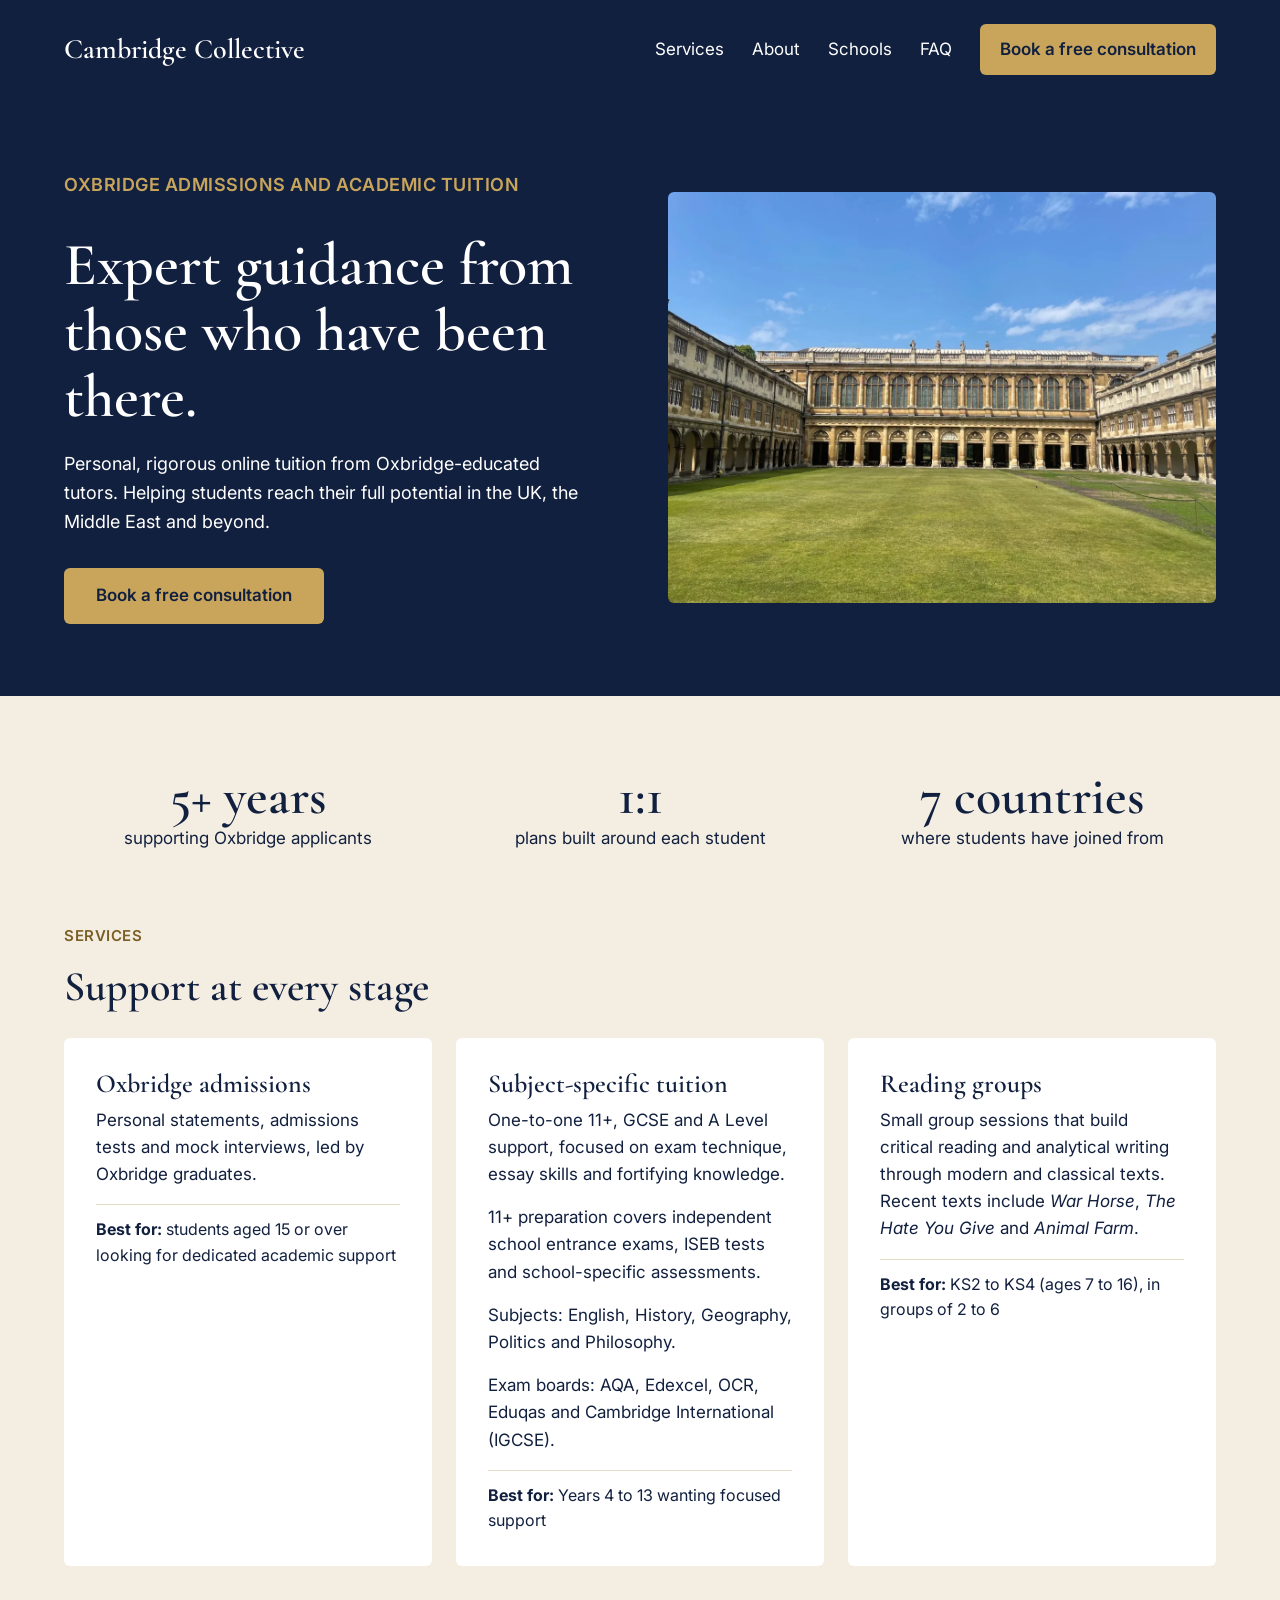
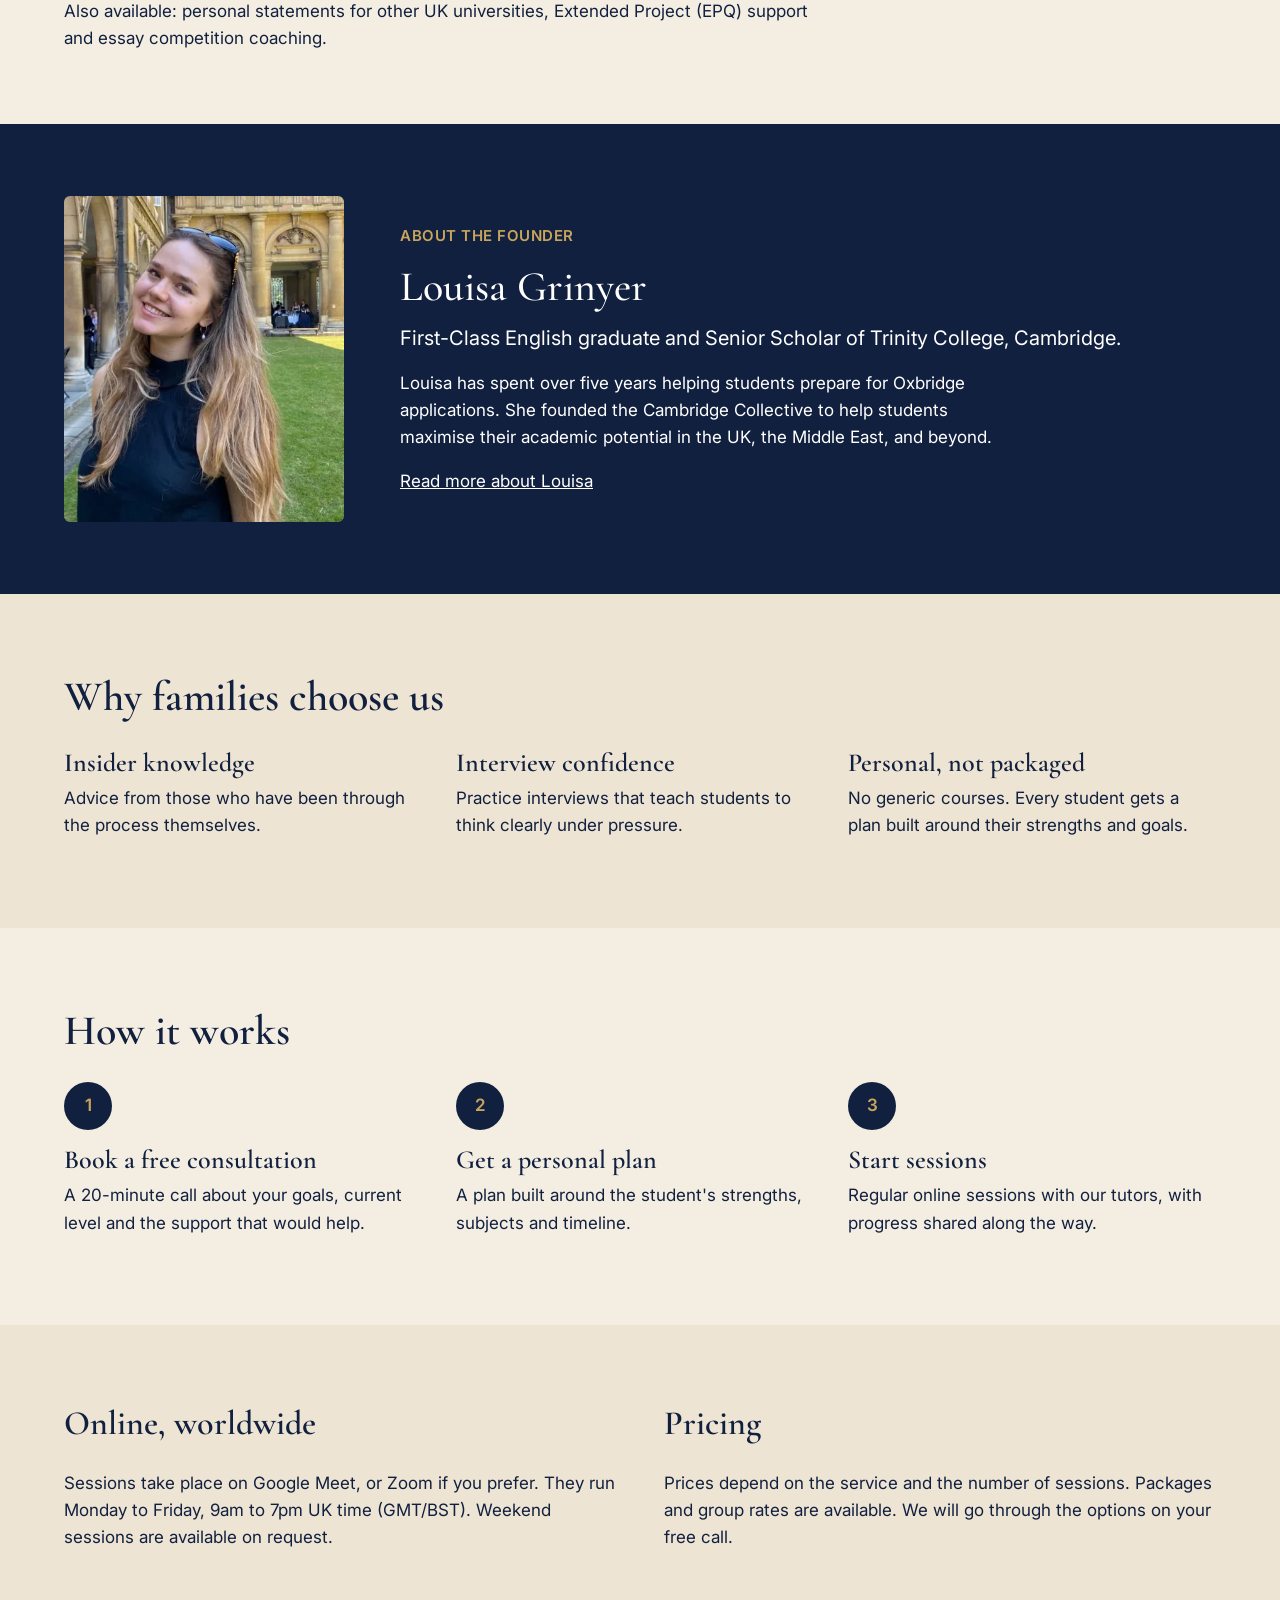
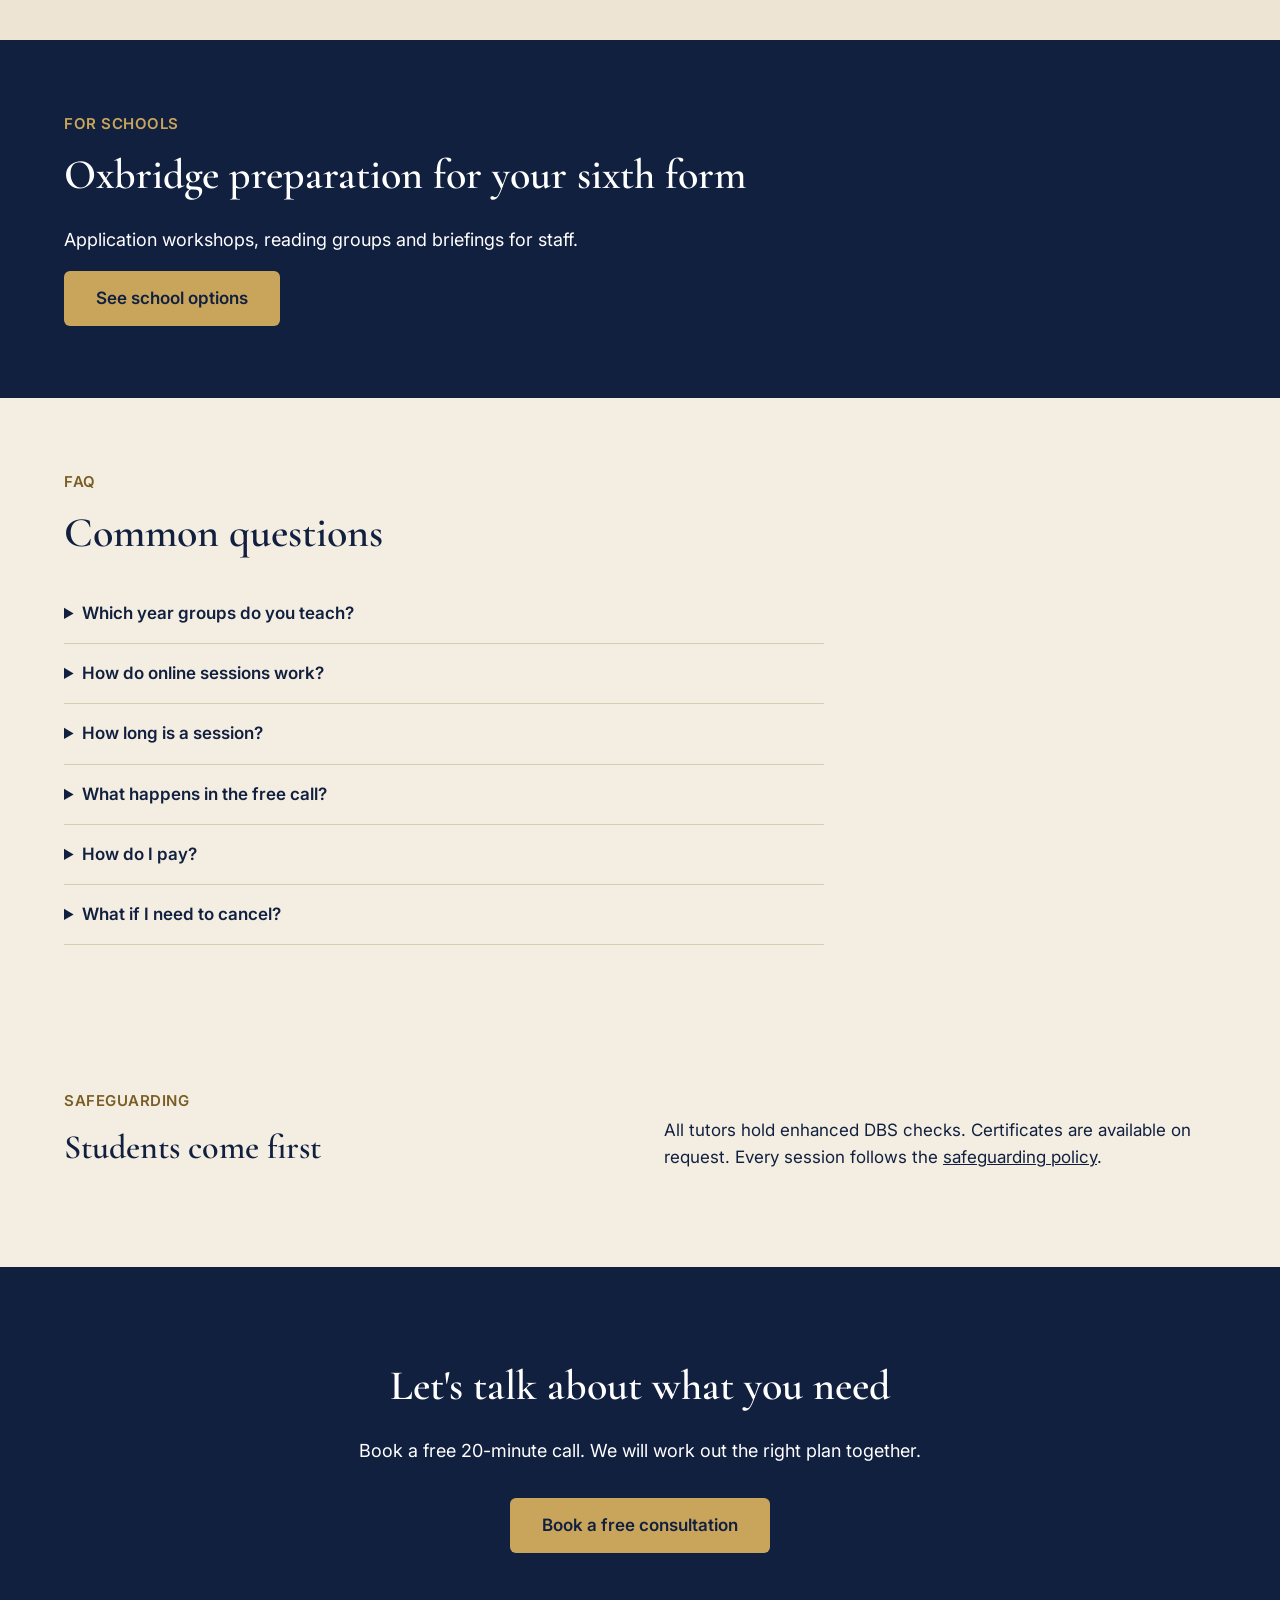
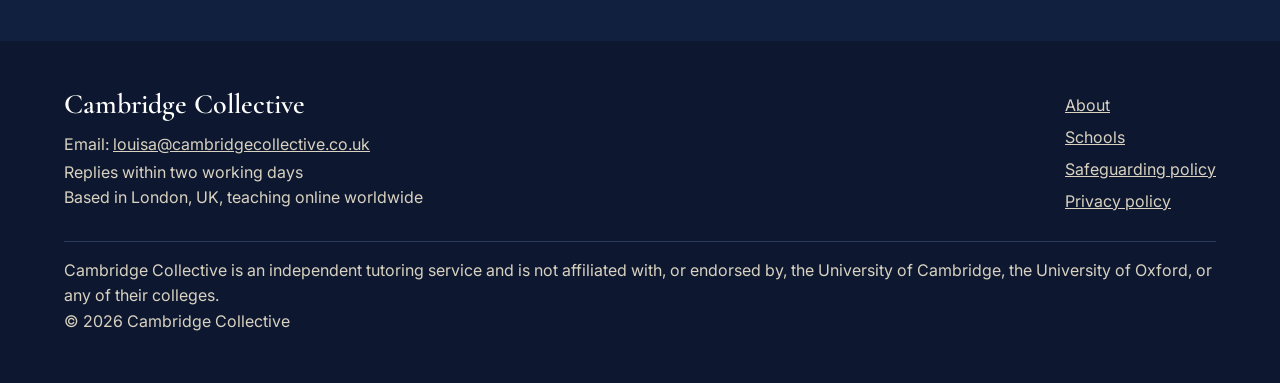
<file: index.html>
<!doctype html>
<html lang="en-GB">
<head>
  <meta charset="utf-8">
  <meta name="viewport" content="width=device-width, initial-scale=1">
  <title>Cambridge Collective | Oxbridge Admissions and English and History Tuition</title>
  <meta name="description" content="Online Oxbridge admissions support and English and History tuition from Oxbridge-educated tutors. Book a free 20-minute consultation.">
  <link rel="canonical" href="https://sportshealing.github.io/Cambridge-Collective-/">
  <meta property="og:title" content="Cambridge Collective | Oxbridge Admissions and English and History Tuition">
  <meta property="og:description" content="Online Oxbridge admissions support and English and History tuition from Oxbridge-educated tutors. Book a free 20-minute consultation.">
  <meta property="og:type" content="website">
  <meta property="og:url" content="https://sportshealing.github.io/Cambridge-Collective-/">
  <meta property="og:locale" content="en_GB">
  <link rel="preconnect" href="https://fonts.googleapis.com">
  <link rel="preconnect" href="https://fonts.gstatic.com" crossorigin>
  <link rel="stylesheet" href="https://fonts.googleapis.com/css2?family=Cormorant+Garamond:wght@500;600&family=Inter:wght@400;500;600&display=swap">
  <link rel="stylesheet" href="assets/styles.css">
  <script type="application/ld+json">
  {
    "@context": "https://schema.org",
    "@type": "ProfessionalService",
    "name": "Cambridge Collective",
    "url": "https://sportshealing.github.io/Cambridge-Collective-/",
    "email": "louisa@cambridgecollective.co.uk",
    "description": "Online Oxbridge admissions support and English and History tuition from Oxbridge-educated tutors.",
    "founder": {
      "@type": "Person",
      "name": "Louisa Grinyer",
      "alumniOf": "Trinity College, Cambridge"
    },
    "address": {
      "@type": "PostalAddress",
      "addressLocality": "London",
      "addressCountry": "GB"
    },
    "areaServed": "Worldwide",
    "knowsAbout": ["Oxbridge admissions", "English tuition", "History tuition"]
  }
  </script>
</head>
<body>
  <a class="skip" href="#main">Skip to content</a>
  <header class="dark">
    <a class="logo" href="index.html">Cambridge Collective</a>
    <button class="menu-btn" aria-expanded="false" aria-controls="nav">Menu</button>
    <nav class="nav" id="nav" aria-label="Main">
      <a href="index.html#services">Services</a>
      <a href="about.html">About</a>
      <a href="schools.html">Schools</a>
      <a href="index.html#faq">FAQ</a>
      <a class="btn" href="https://calendly.com/louisa-cambridgecollective/30min">Book a free consultation</a>
    </nav>
  </header>
  <main id="main">
    <section class="dark hero">
      <div>
        <p class="eyebrow">Oxbridge admissions and academic tuition</p>
        <h1>Expert guidance from those who have been there.</h1>
        <p>Personal, rigorous online tuition from Oxbridge-educated tutors. Helping students reach their full potential in the UK, the Middle East and beyond.</p>
        <a class="btn" href="https://calendly.com/louisa-cambridgecollective/30min">Book a free consultation</a>
      </div>
      <img src="assets/img/college-courtyard.webp" alt="A college courtyard in Cambridge on a sunny day" width="1200" height="900" fetchpriority="high">
    </section>

    <section class="stats">
      <div class="grid3">
        <div><b>5+ years</b>supporting Oxbridge applicants</div>
        <div><b>1:1</b>plans built around each student</div>
        <div><b>7 countries</b>where students have joined from</div>
      </div>
    </section>

    <section id="services" class="tight">
      <p class="eyebrow">Services</p>
      <h2>Support at every stage</h2>
      <div class="grid3">
        <div class="card">
          <h3>Oxbridge admissions</h3>
          <p>Personal statements, admissions tests and mock interviews, led by Oxbridge graduates.</p>
          <div class="best"><b>Best for:</b> students aged 15 or over looking for dedicated academic support</div>
        </div>
        <div class="card">
          <h3>Subject-specific tuition</h3>
          <p>One-to-one 11+, GCSE and A Level support, focused on exam technique, essay skills and fortifying knowledge.</p>
          <p>11+ preparation covers independent school entrance exams, ISEB tests and school-specific assessments.</p>
          <p>Subjects: English, History, Geography, Politics and Philosophy.</p>
          <p>Exam boards: AQA, Edexcel, OCR, Eduqas and Cambridge International (IGCSE).</p>
          <div class="best"><b>Best for:</b> Years 4 to 13 wanting focused support</div>
        </div>
        <div class="card">
          <h3>Reading groups</h3>
          <p>Small group sessions that build critical reading and analytical writing through modern and classical texts. Recent texts include <i>War Horse</i>, <i>The Hate You Give</i> and <i>Animal Farm</i>.</p>
          <div class="best"><b>Best for:</b> KS2 to KS4 (ages 7 to 16), in groups of 2 to 6</div>
        </div>
      </div>
      <p class="also">Also available: personal statements for other UK universities, Extended Project (EPQ) support and essay competition coaching.</p>
    </section>

    <section class="dark founder">
      <img src="assets/img/louisa-grinyer.webp" alt="Louisa Grinyer, founder of Cambridge Collective" width="395" height="460" loading="lazy">
      <div>
        <p class="eyebrow">About the founder</p>
        <h2>Louisa Grinyer</h2>
        <p class="lead">First-Class English graduate and Senior Scholar of Trinity College, Cambridge.</p>
        <p class="measure">Louisa has spent over five years helping students prepare for Oxbridge applications. She founded the Cambridge Collective to help students maximise their academic potential in the UK, the Middle East, and beyond.</p>
        <a href="about.html">Read more about Louisa</a>
      </div>
    </section>

    <section class="alt">
      <h2>Why families choose us</h2>
      <div class="grid3">
        <div>
          <h3>Insider knowledge</h3>
          <p>Advice from those who have been through the process themselves.</p>
        </div>
        <div>
          <h3>Interview confidence</h3>
          <p>Practice interviews that teach students to think clearly under pressure.</p>
        </div>
        <div>
          <h3>Personal, not packaged</h3>
          <p>No generic courses. Every student gets a plan built around their strengths and goals.</p>
        </div>
      </div>
    </section>

    <section>
      <h2>How it works</h2>
      <div class="grid3">
        <div>
          <div class="step" aria-hidden="true">1</div>
          <h3>Book a free consultation</h3>
          <p>A 20-minute call about your goals, current level and the support that would help.</p>
        </div>
        <div>
          <div class="step" aria-hidden="true">2</div>
          <h3>Get a personal plan</h3>
          <p>A plan built around the student's strengths, subjects and timeline.</p>
        </div>
        <div>
          <div class="step" aria-hidden="true">3</div>
          <h3>Start sessions</h3>
          <p>Regular online sessions with our tutors, with progress shared along the way.</p>
        </div>
      </div>
    </section>

    <section class="alt two">
      <div>
        <h2>Online, worldwide</h2>
        <p>Sessions take place on Google Meet, or Zoom if you prefer. They run Monday to Friday, 9am to 7pm UK time (GMT/BST). Weekend sessions are available on request.</p>
      </div>
      <div>
        <h2>Pricing</h2>
        <p>Prices depend on the service and the number of sessions. Packages and group rates are available. We will go through the options on your free call.</p>
      </div>
    </section>

    <section id="schools" class="dark">
      <p class="eyebrow">For schools</p>
      <h2>Oxbridge preparation for your sixth form</h2>
      <p class="intro">Application workshops, reading groups and briefings for staff.</p>
      <a class="btn" href="schools.html">See school options</a>
    </section>

    <section id="faq" class="faq">
      <p class="eyebrow">FAQ</p>
      <h2>Common questions</h2>
      <details>
        <summary>Which year groups do you teach?</summary>
        <p>Years 4 to 13. Oxbridge preparation is for students aged 15 and over.</p>
      </details>
      <details>
        <summary>How do online sessions work?</summary>
        <p>You join a video call from a laptop or tablet. A quiet space works best.</p>
      </details>
      <details>
        <summary>How long is a session?</summary>
        <p>60 or 90 minutes, depending on preference.</p>
      </details>
      <details>
        <summary>What happens in the free call?</summary>
        <p>We talk for 20 minutes about goals, current level and timing. There is no obligation to book.</p>
      </details>
      <details>
        <summary>How do I pay?</summary>
        <p>Sessions are invoiced monthly and paid by bank transfer. Packages are paid upfront. Email <a href="mailto:louisa@cambridgecollective.co.uk">louisa@cambridgecollective.co.uk</a> with any questions.</p>
      </details>
      <details>
        <summary>What if I need to cancel?</summary>
        <p>There is a 24-hour cancellation policy. Late cancellations may be charged in full. Email <a href="mailto:louisa@cambridgecollective.co.uk">louisa@cambridgecollective.co.uk</a> if you need to cancel.</p>
      </details>
    </section>

    <section class="two">
      <div>
        <p class="eyebrow">Safeguarding</p>
        <h2>Students come first</h2>
      </div>
      <p class="pad">All tutors hold enhanced DBS checks. Certificates are available on request. Every session follows the <a href="safeguarding.html">safeguarding policy</a>.</p>
    </section>

    <section class="dark cta">
      <h2>Let's talk about what you need</h2>
      <p>Book a free 20-minute call. We will work out the right plan together.</p>
      <a class="btn" href="https://calendly.com/louisa-cambridgecollective/30min">Book a free consultation</a>
    </section>
  </main>
  <footer>
    <div class="fgrid">
      <div>
        <span class="logo">Cambridge Collective</span>
        Email: <a href="mailto:louisa@cambridgecollective.co.uk">louisa@cambridgecollective.co.uk</a><br>
        Replies within two working days<br>
        Based in London, UK, teaching online worldwide
      </div>
      <div>
        <a href="about.html">About</a><br>
        <a href="schools.html">Schools</a><br>
        <a href="safeguarding.html">Safeguarding policy</a><br>
        <a href="privacy.html">Privacy policy</a>
      </div>
    </div>
    <div class="legal">Cambridge Collective is an independent tutoring service and is not affiliated with, or endorsed by, the University of Cambridge, the University of Oxford, or any of their colleges.<br>&copy; 2026 Cambridge Collective</div>
  </footer>
  <script src="assets/js/main.js" defer></script>
</body>
</html>
</file>
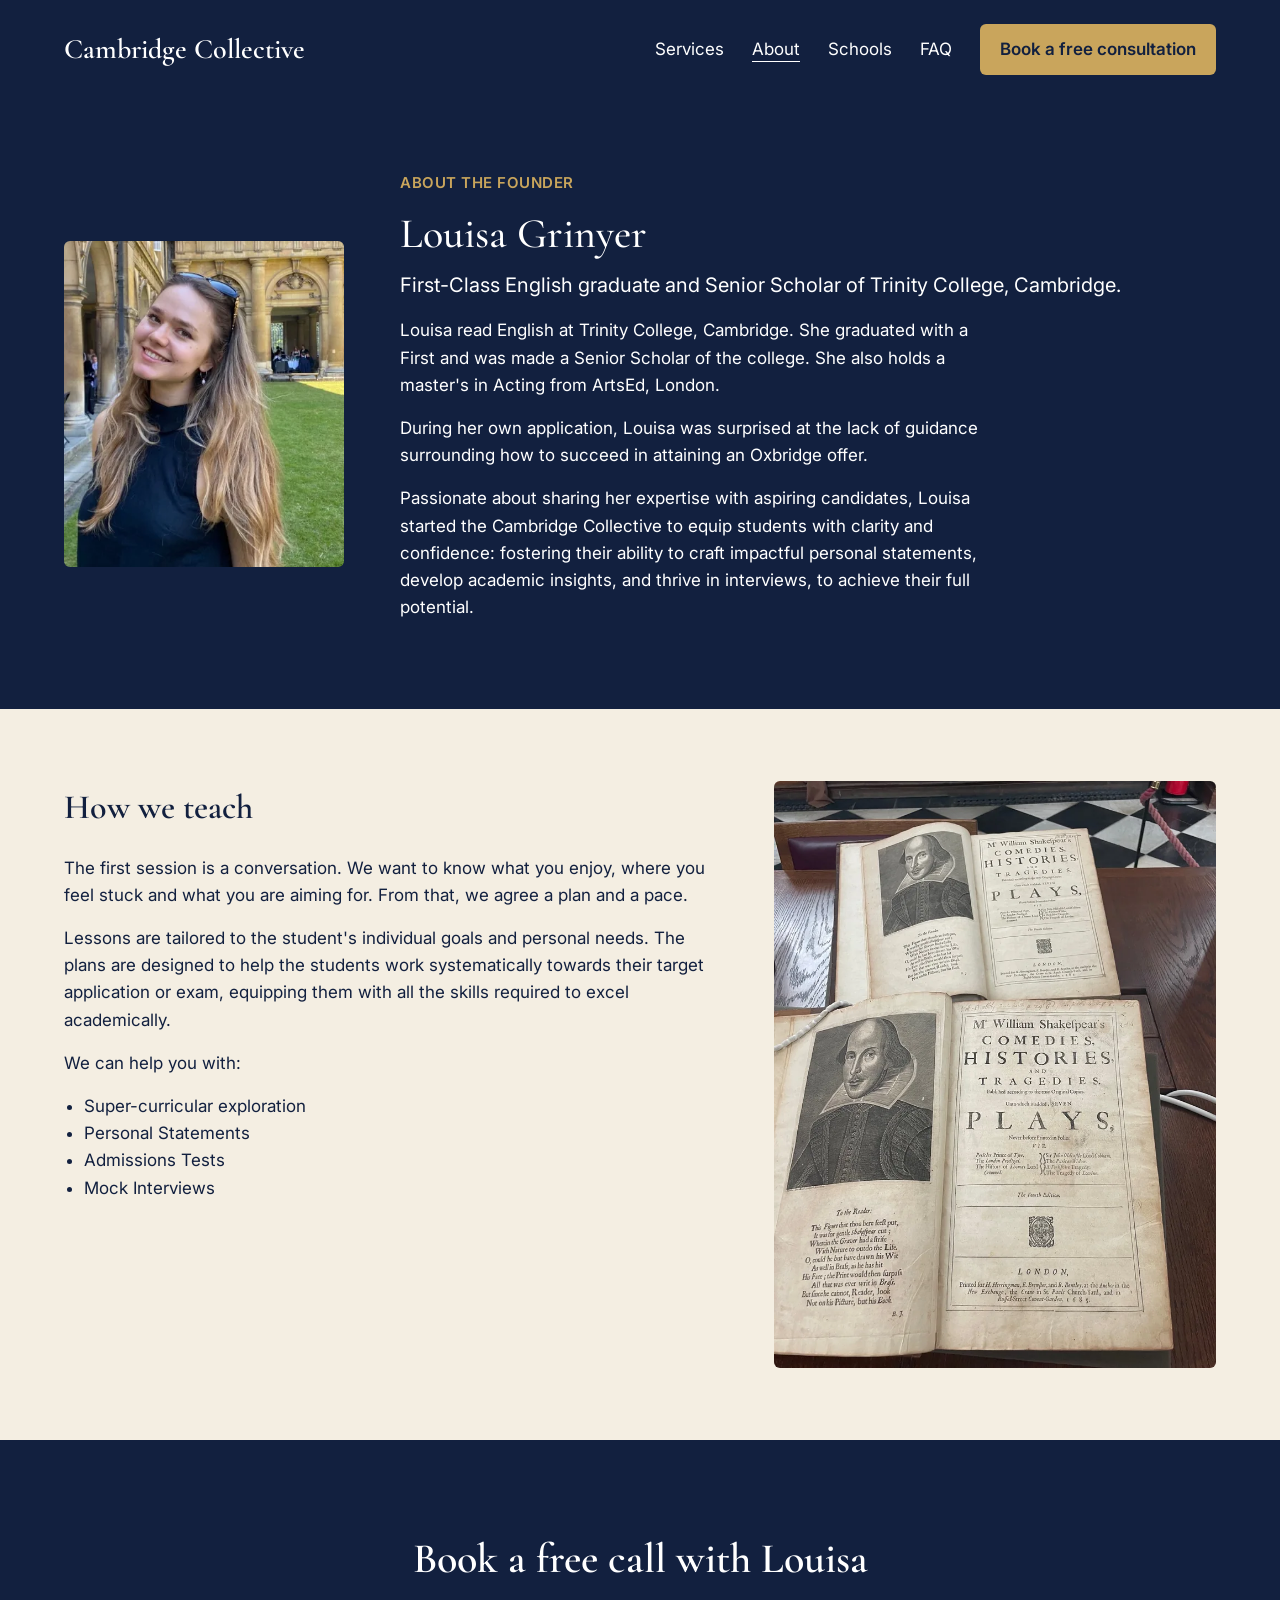
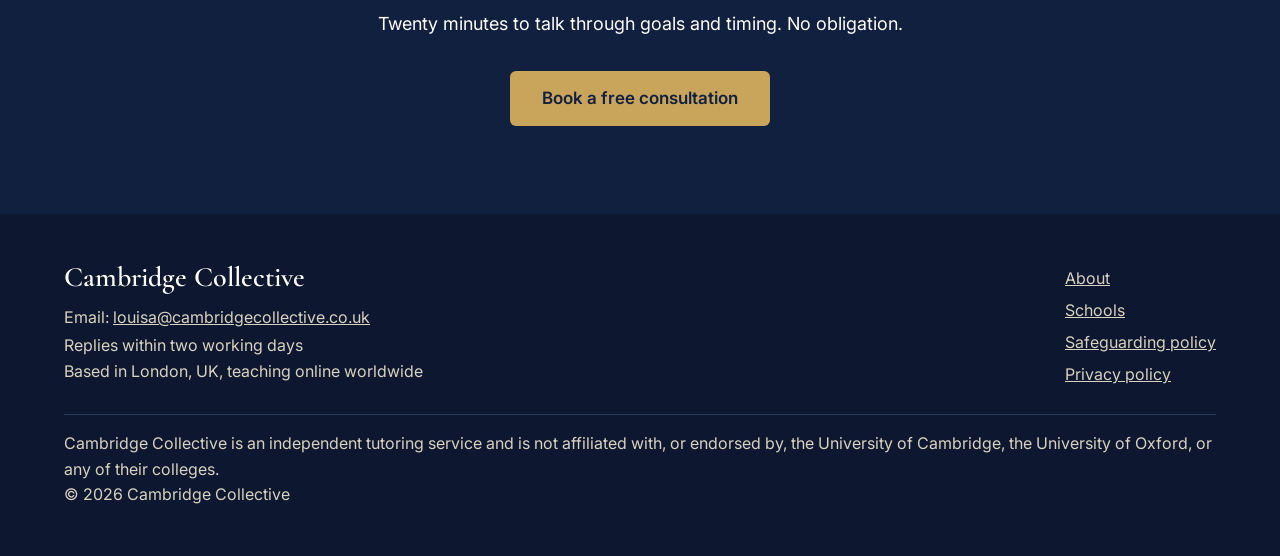
<file: about.html>
<!doctype html>
<html lang="en-GB">
<head>
  <meta charset="utf-8">
  <meta name="viewport" content="width=device-width, initial-scale=1">
  <title>About Louisa Grinyer | Cambridge Collective</title>
  <meta name="description" content="Louisa Grinyer is a First-Class English graduate and Senior Scholar of Trinity College, Cambridge. She tutors English and History and supports Oxbridge applicants online.">
  <link rel="canonical" href="https://sportshealing.github.io/Cambridge-Collective-/about.html">
  <meta property="og:title" content="About Louisa Grinyer | Cambridge Collective">
  <meta property="og:description" content="Louisa Grinyer is a First-Class English graduate and Senior Scholar of Trinity College, Cambridge. She tutors English and History and supports Oxbridge applicants online.">
  <meta property="og:type" content="profile">
  <meta property="og:url" content="https://sportshealing.github.io/Cambridge-Collective-/about.html">
  <meta property="og:locale" content="en_GB">
  <link rel="preconnect" href="https://fonts.googleapis.com">
  <link rel="preconnect" href="https://fonts.gstatic.com" crossorigin>
  <link rel="stylesheet" href="https://fonts.googleapis.com/css2?family=Cormorant+Garamond:wght@500;600&family=Inter:wght@400;500;600&display=swap">
  <link rel="stylesheet" href="assets/styles.css">
</head>
<body>
  <a class="skip" href="#main">Skip to content</a>
  <header class="dark">
    <a class="logo" href="index.html">Cambridge Collective</a>
    <button class="menu-btn" aria-expanded="false" aria-controls="nav">Menu</button>
    <nav class="nav" id="nav" aria-label="Main">
      <a href="index.html#services">Services</a>
      <a href="about.html" aria-current="page">About</a>
      <a href="schools.html">Schools</a>
      <a href="index.html#faq">FAQ</a>
      <a class="btn" href="https://calendly.com/louisa-cambridgecollective/30min">Book a free consultation</a>
    </nav>
  </header>
  <main id="main">
    <section class="dark founder">
      <img src="assets/img/louisa-grinyer.webp" alt="Louisa Grinyer, founder of Cambridge Collective" width="395" height="460" fetchpriority="high">
      <div>
        <p class="eyebrow">About the founder</p>
        <h1 class="h2">Louisa Grinyer</h1>
        <p class="lead">First-Class English graduate and Senior Scholar of Trinity College, Cambridge.</p>
        <p class="measure">Louisa read English at Trinity College, Cambridge. She graduated with a First and was made a Senior Scholar of the college. She also holds a master's in Acting from ArtsEd, London.</p>
        <p class="measure">During her own application, Louisa was surprised at the lack of guidance surrounding how to succeed in attaining an Oxbridge offer.</p>
        <p class="measure">Passionate about sharing her expertise with aspiring candidates, Louisa started the Cambridge Collective to equip students with clarity and confidence: fostering their ability to craft impactful personal statements, develop academic insights, and thrive in interviews, to achieve their full potential.</p>
      </div>
    </section>

    <section class="two teach">
      <div>
      <h2>How we teach</h2>
      <p class="measure">The first session is a conversation. We want to know what you enjoy, where you feel stuck and what you are aiming for. From that, we agree a plan and a pace.</p>
      <p class="measure">Lessons are tailored to the student's individual goals and personal needs. The plans are designed to help the students work systematically towards their target application or exam, equipping them with all the skills required to excel academically.</p>
      <p class="measure">We can help you with:</p>
      <ul class="list">
        <li>Super-curricular exploration</li>
        <li>Personal Statements</li>
        <li>Admissions Tests</li>
        <li>Mock Interviews</li>
      </ul>
      </div>
      <img src="assets/img/shakespeare-folio.webp" alt="An early printed edition of Shakespeare's plays, open on a library table" width="800" height="1063" loading="lazy">
    </section>

    <section class="dark cta">
      <h2>Book a free call with Louisa</h2>
      <p>Twenty minutes to talk through goals and timing. No obligation.</p>
      <a class="btn" href="https://calendly.com/louisa-cambridgecollective/30min">Book a free consultation</a>
    </section>
  </main>
  <footer>
    <div class="fgrid">
      <div>
        <span class="logo">Cambridge Collective</span>
        Email: <a href="mailto:louisa@cambridgecollective.co.uk">louisa@cambridgecollective.co.uk</a><br>
        Replies within two working days<br>
        Based in London, UK, teaching online worldwide
      </div>
      <div>
        <a href="about.html">About</a><br>
        <a href="schools.html">Schools</a><br>
        <a href="safeguarding.html">Safeguarding policy</a><br>
        <a href="privacy.html">Privacy policy</a>
      </div>
    </div>
    <div class="legal">Cambridge Collective is an independent tutoring service and is not affiliated with, or endorsed by, the University of Cambridge, the University of Oxford, or any of their colleges.<br>&copy; 2026 Cambridge Collective</div>
  </footer>
  <script src="assets/js/main.js" defer></script>
</body>
</html>
</file>
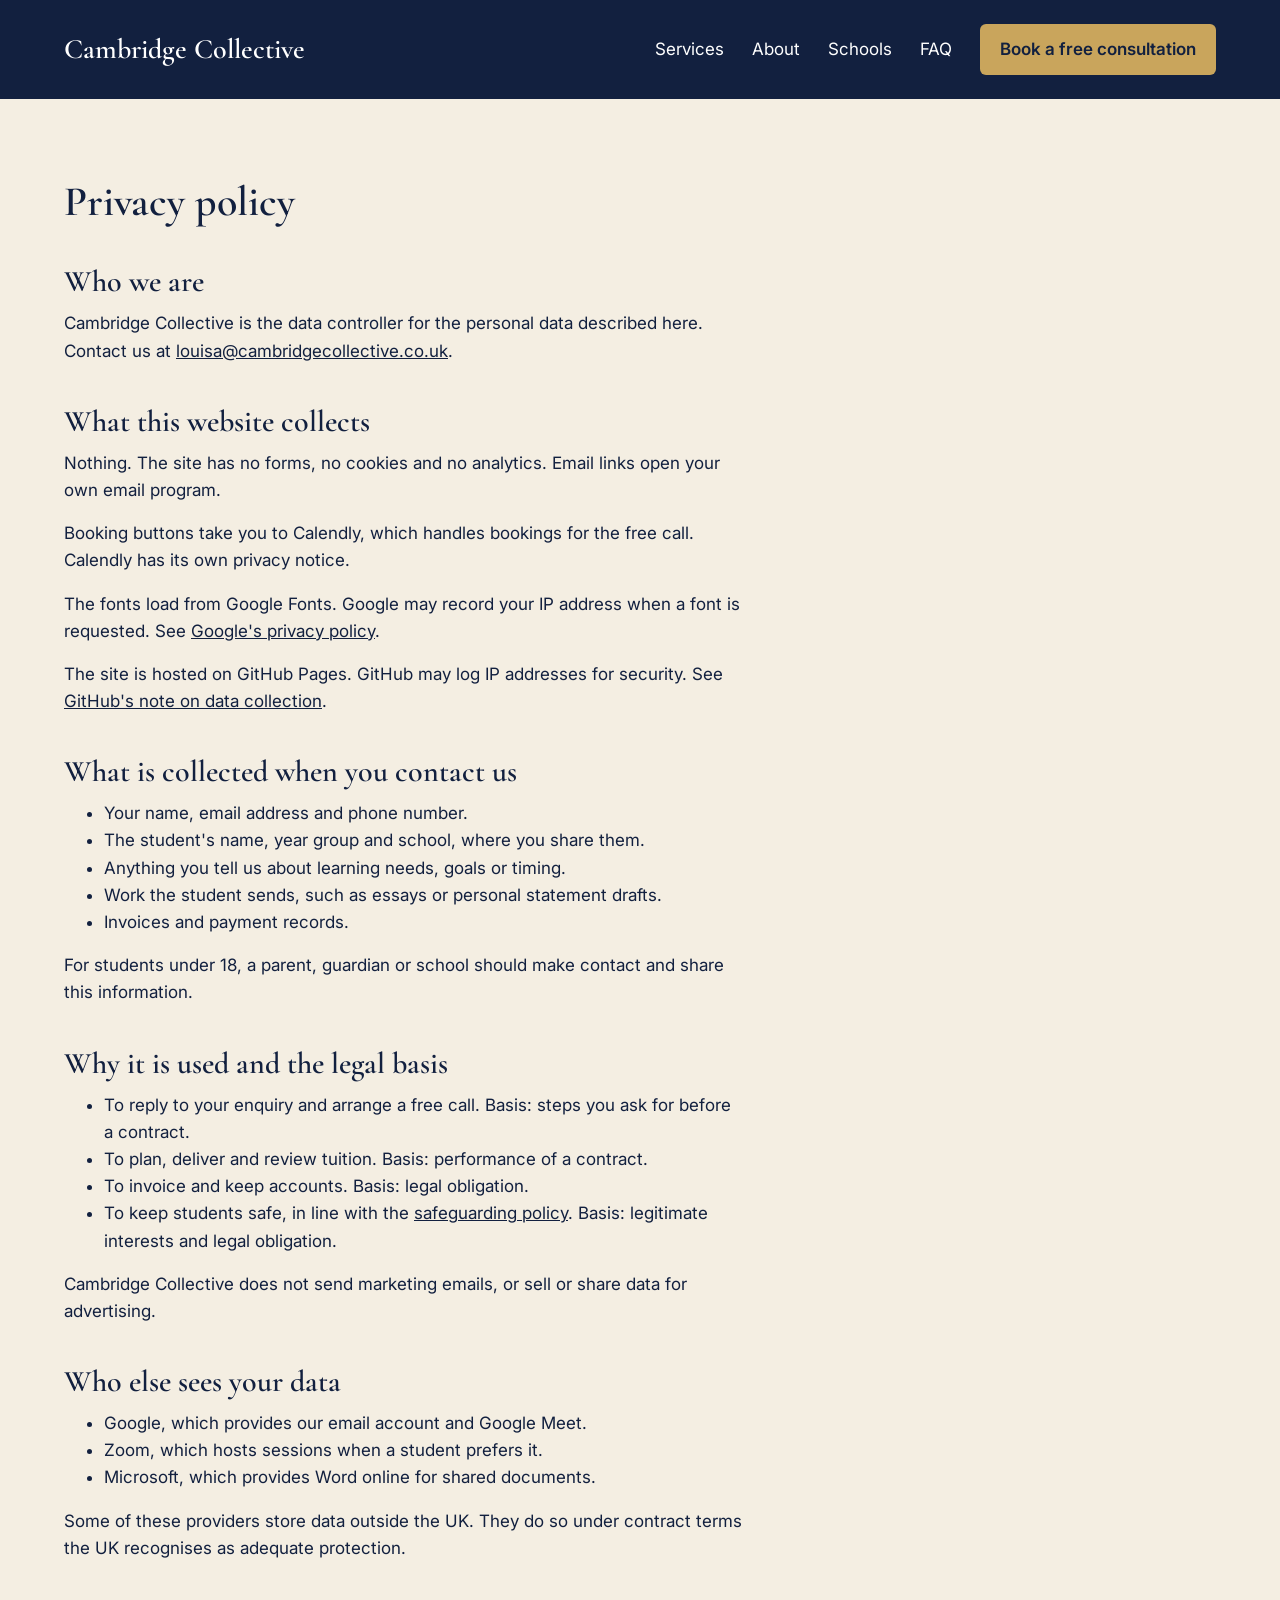
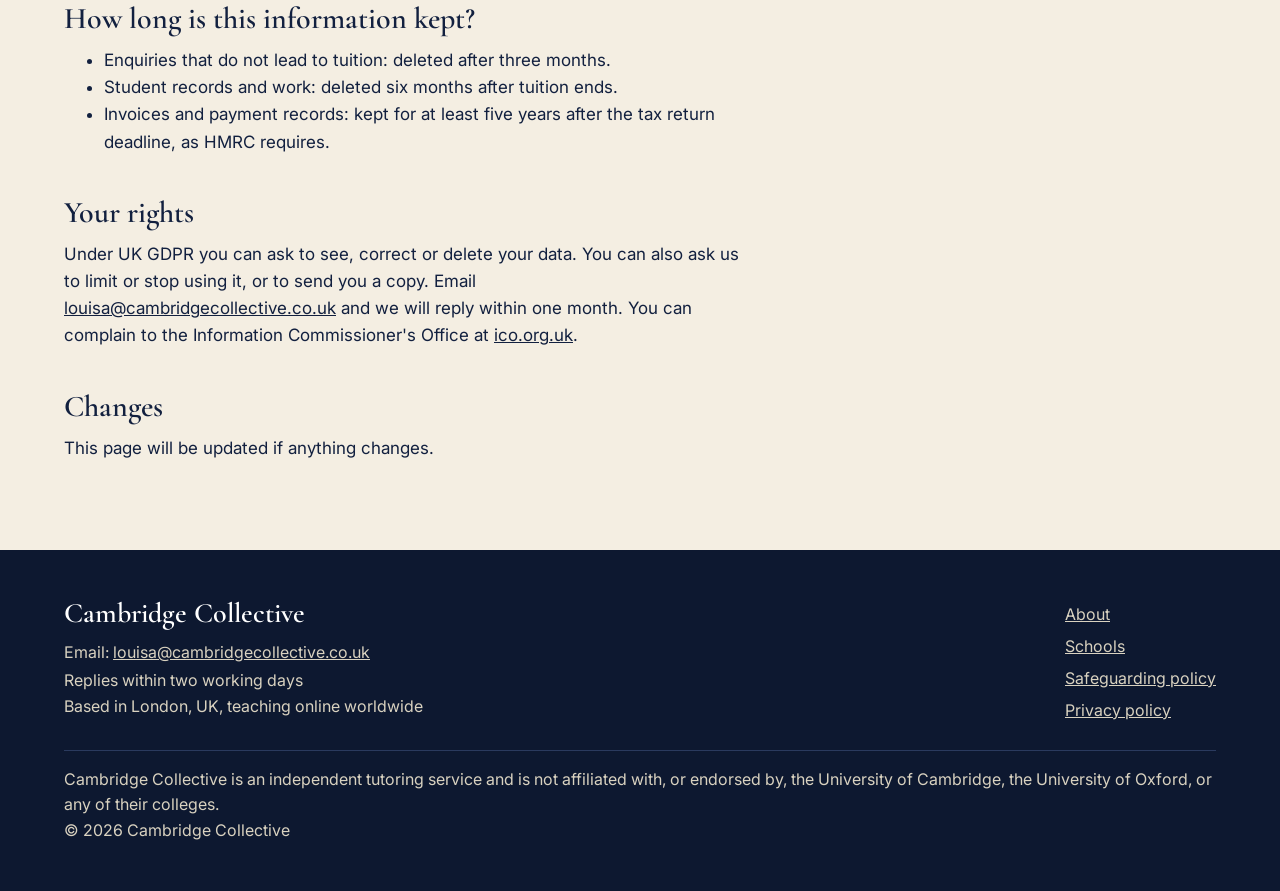
<file: privacy.html>
<!doctype html>
<html lang="en-GB">
<head>
  <meta charset="utf-8">
  <meta name="viewport" content="width=device-width, initial-scale=1">
  <title>Privacy policy | Cambridge Collective</title>
  <meta name="description" content="How Cambridge Collective collects, uses and protects personal data under UK GDPR.">
  <link rel="canonical" href="https://sportshealing.github.io/Cambridge-Collective-/privacy.html">
  <meta property="og:title" content="Privacy policy | Cambridge Collective">
  <meta property="og:description" content="How Cambridge Collective collects, uses and protects personal data under UK GDPR.">
  <meta property="og:type" content="website">
  <meta property="og:url" content="https://sportshealing.github.io/Cambridge-Collective-/privacy.html">
  <meta property="og:locale" content="en_GB">
  <link rel="preconnect" href="https://fonts.googleapis.com">
  <link rel="preconnect" href="https://fonts.gstatic.com" crossorigin>
  <link rel="stylesheet" href="https://fonts.googleapis.com/css2?family=Cormorant+Garamond:wght@500;600&family=Inter:wght@400;500;600&display=swap">
  <link rel="stylesheet" href="assets/styles.css">
</head>
<body>
  <a class="skip" href="#main">Skip to content</a>
  <header class="dark">
    <a class="logo" href="index.html">Cambridge Collective</a>
    <button class="menu-btn" aria-expanded="false" aria-controls="nav">Menu</button>
    <nav class="nav" id="nav" aria-label="Main">
      <a href="index.html#services">Services</a>
      <a href="about.html">About</a>
      <a href="schools.html">Schools</a>
      <a href="index.html#faq">FAQ</a>
      <a class="btn" href="https://calendly.com/louisa-cambridgecollective/30min">Book a free consultation</a>
    </nav>
  </header>
  <main id="main">
    <section class="policy">
      <h1 class="h2">Privacy policy</h1>

      <h2>Who we are</h2>
      <p>Cambridge Collective is the data controller for the personal data described here. Contact us at <a href="mailto:louisa@cambridgecollective.co.uk">louisa@cambridgecollective.co.uk</a>.</p>

      <h2>What this website collects</h2>
      <p>Nothing. The site has no forms, no cookies and no analytics. Email links open your own email program.</p>
      <p>Booking buttons take you to Calendly, which handles bookings for the free call. Calendly has its own privacy notice.</p>
      <p>The fonts load from Google Fonts. Google may record your IP address when a font is requested. See <a href="https://policies.google.com/privacy" rel="noopener">Google's privacy policy</a>.</p>
      <p>The site is hosted on GitHub Pages. GitHub may log IP addresses for security. See <a href="https://docs.github.com/en/pages/getting-started-with-github-pages/what-is-github-pages#data-collection" rel="noopener">GitHub's note on data collection</a>.</p>

      <h2>What is collected when you contact us</h2>
      <ul>
        <li>Your name, email address and phone number.</li>
        <li>The student's name, year group and school, where you share them.</li>
        <li>Anything you tell us about learning needs, goals or timing.</li>
        <li>Work the student sends, such as essays or personal statement drafts.</li>
        <li>Invoices and payment records.</li>
      </ul>
      <p>For students under 18, a parent, guardian or school should make contact and share this information.</p>

      <h2>Why it is used and the legal basis</h2>
      <ul>
        <li>To reply to your enquiry and arrange a free call. Basis: steps you ask for before a contract.</li>
        <li>To plan, deliver and review tuition. Basis: performance of a contract.</li>
        <li>To invoice and keep accounts. Basis: legal obligation.</li>
        <li>To keep students safe, in line with the <a href="safeguarding.html">safeguarding policy</a>. Basis: legitimate interests and legal obligation.</li>
      </ul>
      <p>Cambridge Collective does not send marketing emails, or sell or share data for advertising.</p>

      <h2>Who else sees your data</h2>
      <ul>
        <li>Google, which provides our email account and Google Meet.</li>
        <li>Zoom, which hosts sessions when a student prefers it.</li>
        <li>Microsoft, which provides Word online for shared documents.</li>
      </ul>
      <p>Some of these providers store data outside the UK. They do so under contract terms the UK recognises as adequate protection.</p>

      <h2>How long is this information kept?</h2>
      <ul>
        <li>Enquiries that do not lead to tuition: deleted after three months.</li>
        <li>Student records and work: deleted six months after tuition ends.</li>
        <li>Invoices and payment records: kept for at least five years after the tax return deadline, as HMRC requires.</li>
      </ul>

      <h2>Your rights</h2>
      <p>Under UK GDPR you can ask to see, correct or delete your data. You can also ask us to limit or stop using it, or to send you a copy. Email <a href="mailto:louisa@cambridgecollective.co.uk">louisa@cambridgecollective.co.uk</a> and we will reply within one month. You can complain to the Information Commissioner's Office at <a href="https://ico.org.uk" rel="noopener">ico.org.uk</a>.</p>

      <h2>Changes</h2>
      <p>This page will be updated if anything changes.</p>
    </section>
  </main>
  <footer>
    <div class="fgrid">
      <div>
        <span class="logo">Cambridge Collective</span>
        Email: <a href="mailto:louisa@cambridgecollective.co.uk">louisa@cambridgecollective.co.uk</a><br>
        Replies within two working days<br>
        Based in London, UK, teaching online worldwide
      </div>
      <div>
        <a href="about.html">About</a><br>
        <a href="schools.html">Schools</a><br>
        <a href="safeguarding.html">Safeguarding policy</a><br>
        <a href="privacy.html">Privacy policy</a>
      </div>
    </div>
    <div class="legal">Cambridge Collective is an independent tutoring service and is not affiliated with, or endorsed by, the University of Cambridge, the University of Oxford, or any of their colleges.<br>&copy; 2026 Cambridge Collective</div>
  </footer>
  <script src="assets/js/main.js" defer></script>
</body>
</html>
</file>
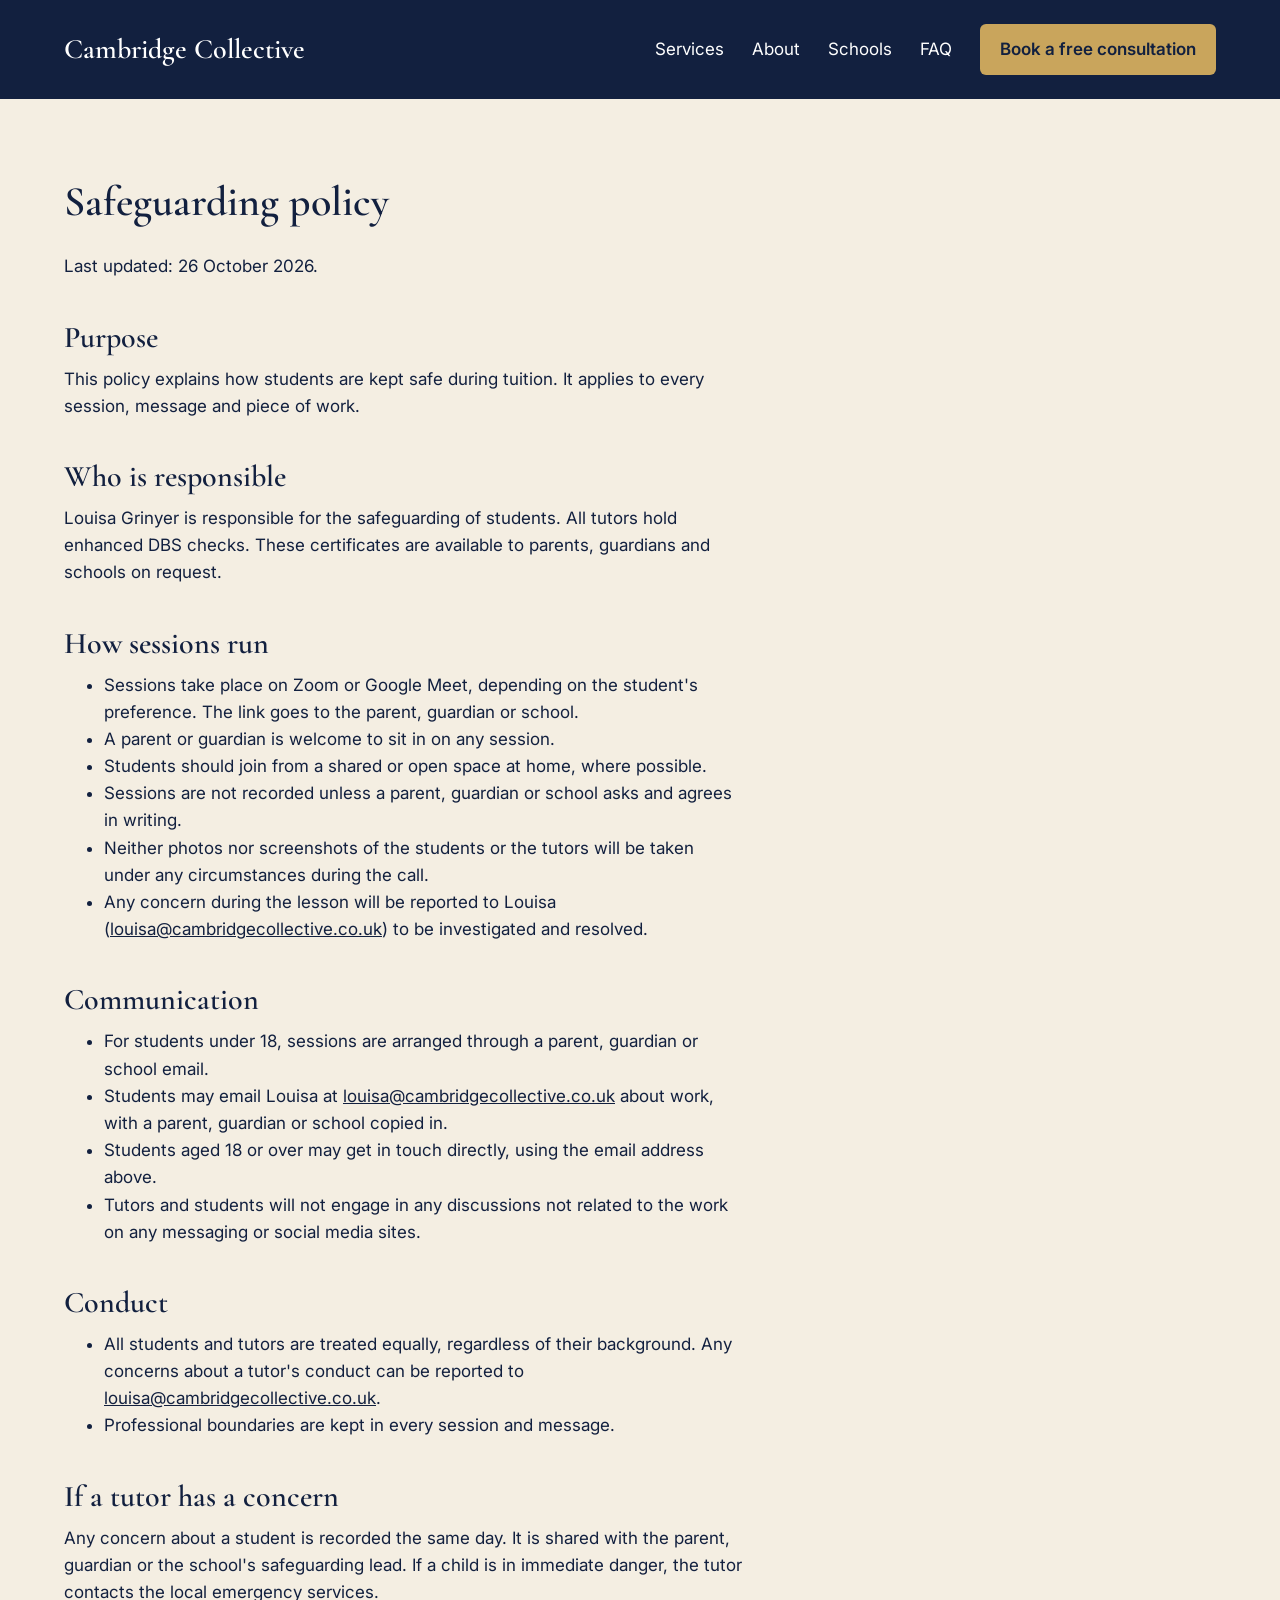
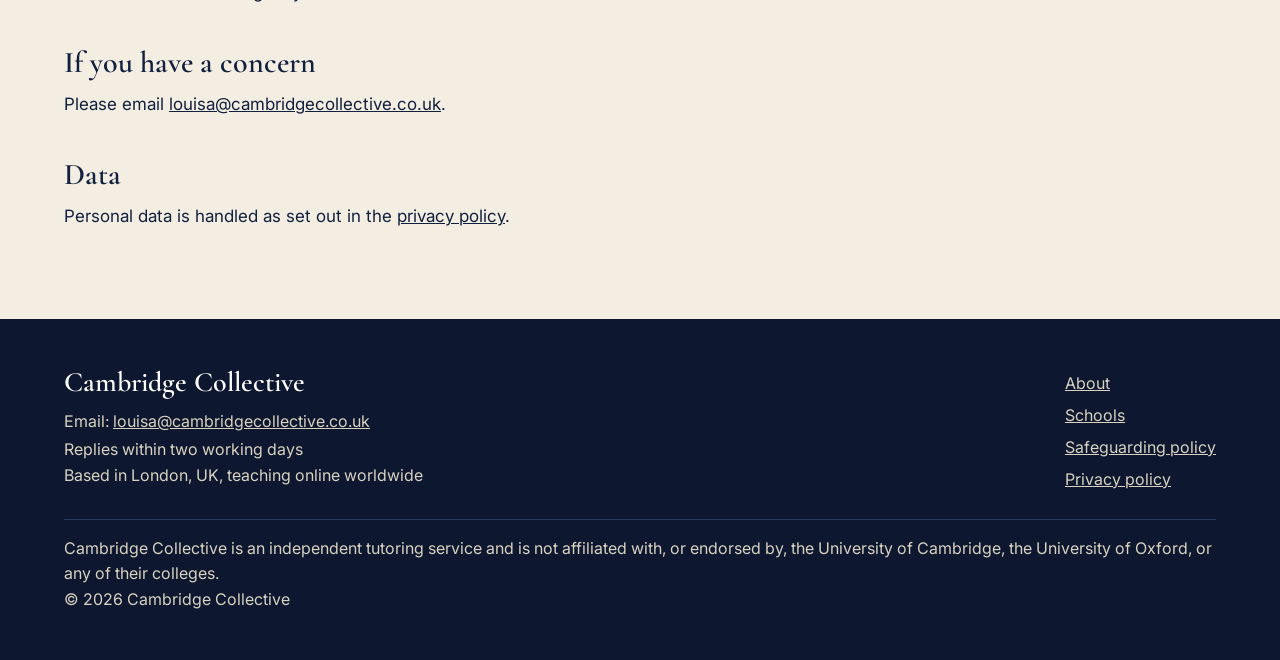
<file: safeguarding.html>
<!doctype html>
<html lang="en-GB">
<head>
  <meta charset="utf-8">
  <meta name="viewport" content="width=device-width, initial-scale=1">
  <title>Safeguarding policy | Cambridge Collective</title>
  <meta name="description" content="How Cambridge Collective keeps students safe during online tuition, and who to contact with a concern.">
  <link rel="canonical" href="https://sportshealing.github.io/Cambridge-Collective-/safeguarding.html">
  <meta property="og:title" content="Safeguarding policy | Cambridge Collective">
  <meta property="og:description" content="How Cambridge Collective keeps students safe during online tuition, and who to contact with a concern.">
  <meta property="og:type" content="website">
  <meta property="og:url" content="https://sportshealing.github.io/Cambridge-Collective-/safeguarding.html">
  <meta property="og:locale" content="en_GB">
  <link rel="preconnect" href="https://fonts.googleapis.com">
  <link rel="preconnect" href="https://fonts.gstatic.com" crossorigin>
  <link rel="stylesheet" href="https://fonts.googleapis.com/css2?family=Cormorant+Garamond:wght@500;600&family=Inter:wght@400;500;600&display=swap">
  <link rel="stylesheet" href="assets/styles.css">
</head>
<body>
  <a class="skip" href="#main">Skip to content</a>
  <header class="dark">
    <a class="logo" href="index.html">Cambridge Collective</a>
    <button class="menu-btn" aria-expanded="false" aria-controls="nav">Menu</button>
    <nav class="nav" id="nav" aria-label="Main">
      <a href="index.html#services">Services</a>
      <a href="about.html">About</a>
      <a href="schools.html">Schools</a>
      <a href="index.html#faq">FAQ</a>
      <a class="btn" href="https://calendly.com/louisa-cambridgecollective/30min">Book a free consultation</a>
    </nav>
  </header>
  <main id="main">
    <section class="policy">
      <h1 class="h2">Safeguarding policy</h1>
      <p>Last updated: 26 October 2026.</p>

      <h2>Purpose</h2>
      <p>This policy explains how students are kept safe during tuition. It applies to every session, message and piece of work.</p>

      <h2>Who is responsible</h2>
      <p>Louisa Grinyer is responsible for the safeguarding of students. All tutors hold enhanced DBS checks. These certificates are available to parents, guardians and schools on request.</p>

      <h2>How sessions run</h2>
      <ul>
        <li>Sessions take place on Zoom or Google Meet, depending on the student's preference. The link goes to the parent, guardian or school.</li>
        <li>A parent or guardian is welcome to sit in on any session.</li>
        <li>Students should join from a shared or open space at home, where possible.</li>
        <li>Sessions are not recorded unless a parent, guardian or school asks and agrees in writing.</li>
        <li>Neither photos nor screenshots of the students or the tutors will be taken under any circumstances during the call.</li>
        <li>Any concern during the lesson will be reported to Louisa (<a href="mailto:louisa@cambridgecollective.co.uk">louisa@cambridgecollective.co.uk</a>) to be investigated and resolved.</li>
      </ul>

      <h2>Communication</h2>
      <ul>
        <li>For students under 18, sessions are arranged through a parent, guardian or school email.</li>
        <li>Students may email Louisa at <a href="mailto:louisa@cambridgecollective.co.uk">louisa@cambridgecollective.co.uk</a> about work, with a parent, guardian or school copied in.</li>
        <li>Students aged 18 or over may get in touch directly, using the email address above.</li>
        <li>Tutors and students will not engage in any discussions not related to the work on any messaging or social media sites.</li>
      </ul>

      <h2>Conduct</h2>
      <ul>
        <li>All students and tutors are treated equally, regardless of their background. Any concerns about a tutor's conduct can be reported to <a href="mailto:louisa@cambridgecollective.co.uk">louisa@cambridgecollective.co.uk</a>.</li>
        <li>Professional boundaries are kept in every session and message.</li>
      </ul>

      <h2>If a tutor has a concern</h2>
      <p>Any concern about a student is recorded the same day. It is shared with the parent, guardian or the school's safeguarding lead. If a child is in immediate danger, the tutor contacts the local emergency services.</p>

      <h2>If you have a concern</h2>
      <p>Please email <a href="mailto:louisa@cambridgecollective.co.uk">louisa@cambridgecollective.co.uk</a>.</p>

      <h2>Data</h2>
      <p>Personal data is handled as set out in the <a href="privacy.html">privacy policy</a>.</p>

    </section>
  </main>
  <footer>
    <div class="fgrid">
      <div>
        <span class="logo">Cambridge Collective</span>
        Email: <a href="mailto:louisa@cambridgecollective.co.uk">louisa@cambridgecollective.co.uk</a><br>
        Replies within two working days<br>
        Based in London, UK, teaching online worldwide
      </div>
      <div>
        <a href="about.html">About</a><br>
        <a href="schools.html">Schools</a><br>
        <a href="safeguarding.html">Safeguarding policy</a><br>
        <a href="privacy.html">Privacy policy</a>
      </div>
    </div>
    <div class="legal">Cambridge Collective is an independent tutoring service and is not affiliated with, or endorsed by, the University of Cambridge, the University of Oxford, or any of their colleges.<br>&copy; 2026 Cambridge Collective</div>
  </footer>
  <script src="assets/js/main.js" defer></script>
</body>
</html>
</file>
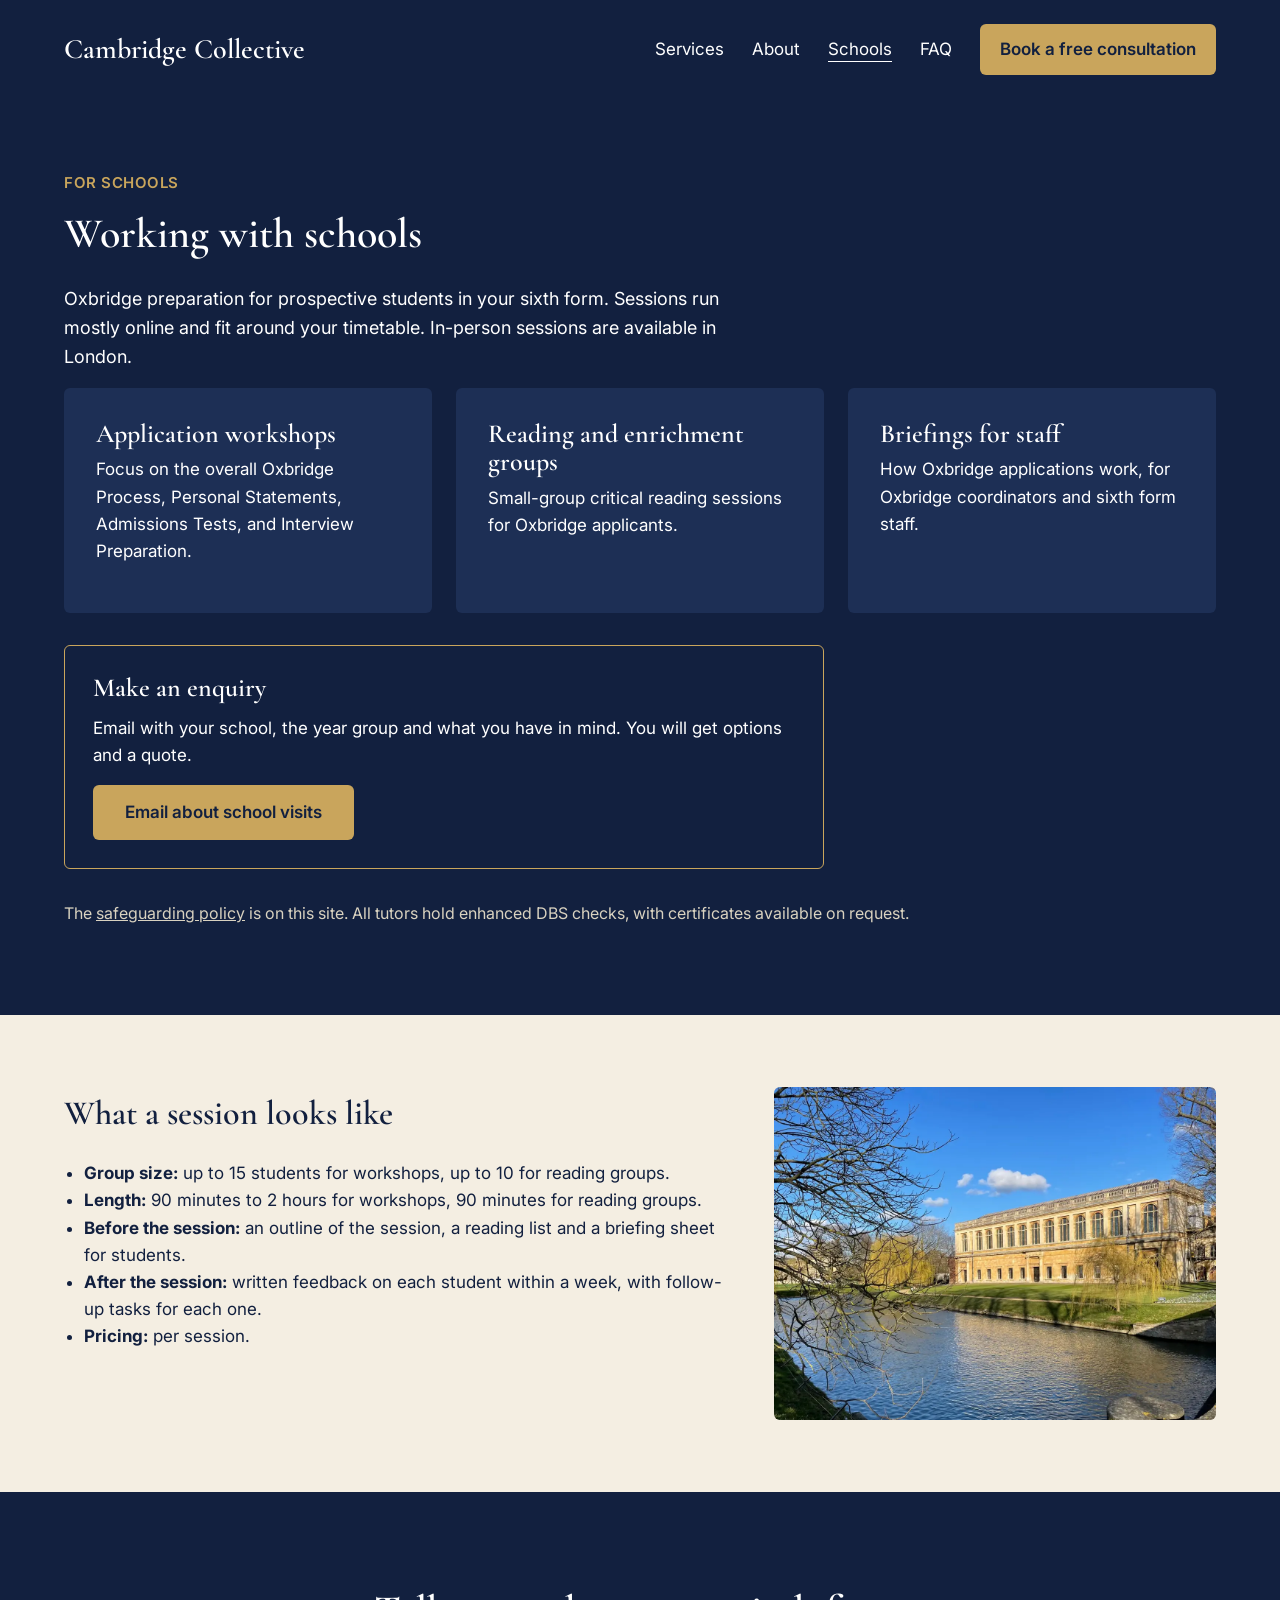
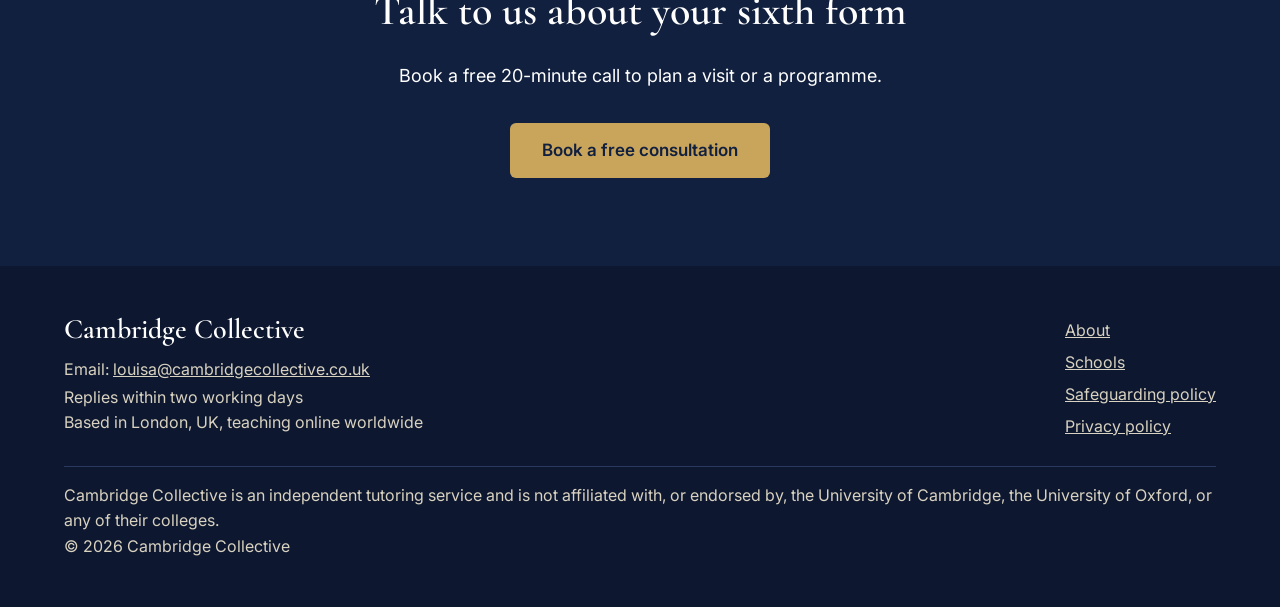
<file: schools.html>
<!doctype html>
<html lang="en-GB">
<head>
  <meta charset="utf-8">
  <meta name="viewport" content="width=device-width, initial-scale=1">
  <title>Schools | Oxbridge Preparation for Sixth Forms | Cambridge Collective</title>
  <meta name="description" content="Mock interviews, application workshops and reading groups for sixth formers applying to Oxford or Cambridge in English and History. Online, from Oxbridge-educated tutors.">
  <link rel="canonical" href="https://sportshealing.github.io/Cambridge-Collective-/schools.html">
  <meta property="og:title" content="Schools | Oxbridge Preparation for Sixth Forms | Cambridge Collective">
  <meta property="og:description" content="Mock interviews, application workshops and reading groups for sixth formers applying to Oxford or Cambridge in English and History. Online, from Oxbridge-educated tutors.">
  <meta property="og:type" content="website">
  <meta property="og:url" content="https://sportshealing.github.io/Cambridge-Collective-/schools.html">
  <meta property="og:locale" content="en_GB">
  <link rel="preconnect" href="https://fonts.googleapis.com">
  <link rel="preconnect" href="https://fonts.gstatic.com" crossorigin>
  <link rel="stylesheet" href="https://fonts.googleapis.com/css2?family=Cormorant+Garamond:wght@500;600&family=Inter:wght@400;500;600&display=swap">
  <link rel="stylesheet" href="assets/styles.css">
</head>
<body>
  <a class="skip" href="#main">Skip to content</a>
  <header class="dark">
    <a class="logo" href="index.html">Cambridge Collective</a>
    <button class="menu-btn" aria-expanded="false" aria-controls="nav">Menu</button>
    <nav class="nav" id="nav" aria-label="Main">
      <a href="index.html#services">Services</a>
      <a href="about.html">About</a>
      <a href="schools.html" aria-current="page">Schools</a>
      <a href="index.html#faq">FAQ</a>
      <a class="btn" href="https://calendly.com/louisa-cambridgecollective/30min">Book a free consultation</a>
    </nav>
  </header>
  <main id="main">
    <section class="dark">
      <p class="eyebrow">For schools</p>
      <h1 class="h2">Working with schools</h1>
      <p class="intro">Oxbridge preparation for prospective students in your sixth form. Sessions run mostly online and fit around your timetable. In-person sessions are available in London.</p>
      <div class="grid3">
        <div class="card">
          <h3>Application workshops</h3>
          <p>Focus on the overall Oxbridge Process, Personal Statements, Admissions Tests, and Interview Preparation.</p>
        </div>
        <div class="card">
          <h3>Reading and enrichment groups</h3>
          <p>Small-group critical reading sessions for Oxbridge applicants.</p>
        </div>
        <div class="card">
          <h3>Briefings for staff</h3>
          <p>How Oxbridge applications work, for Oxbridge coordinators and sixth form staff.</p>
        </div>
      </div>
      <div class="enquire">
        <h3>Make an enquiry</h3>
        <p>Email with your school, the year group and what you have in mind. You will get options and a quote.</p>
        <a class="btn" href="mailto:louisa@cambridgecollective.co.uk?subject=School%20enquiry">Email about school visits</a>
      </div>
      <p class="small">The <a href="safeguarding.html">safeguarding policy</a> is on this site. All tutors hold enhanced DBS checks, with certificates available on request.</p>
    </section>

    <section class="two teach">
      <div>
        <h2>What a session looks like</h2>
        <ul class="list">
          <li><b>Group size:</b> up to 15 students for workshops, up to 10 for reading groups.</li>
          <li><b>Length:</b> 90 minutes to 2 hours for workshops, 90 minutes for reading groups.</li>
          <li><b>Before the session:</b> an outline of the session, a reading list and a briefing sheet for students.</li>
          <li><b>After the session:</b> written feedback on each student within a week, with follow-up tasks for each one.</li>
          <li><b>Pricing:</b> per session.</li>
        </ul>
      </div>
      <img src="assets/img/river-library.webp" alt="A college library beside the river in Cambridge" width="1200" height="904" loading="lazy">
    </section>

    <section class="dark cta">
      <h2>Talk to us about your sixth form</h2>
      <p>Book a free 20-minute call to plan a visit or a programme.</p>
      <a class="btn" href="https://calendly.com/louisa-cambridgecollective/30min">Book a free consultation</a>
    </section>
  </main>
  <footer>
    <div class="fgrid">
      <div>
        <span class="logo">Cambridge Collective</span>
        Email: <a href="mailto:louisa@cambridgecollective.co.uk">louisa@cambridgecollective.co.uk</a><br>
        Replies within two working days<br>
        Based in London, UK, teaching online worldwide
      </div>
      <div>
        <a href="about.html">About</a><br>
        <a href="schools.html">Schools</a><br>
        <a href="safeguarding.html">Safeguarding policy</a><br>
        <a href="privacy.html">Privacy policy</a>
      </div>
    </div>
    <div class="legal">Cambridge Collective is an independent tutoring service and is not affiliated with, or endorsed by, the University of Cambridge, the University of Oxford, or any of their colleges.<br>&copy; 2026 Cambridge Collective</div>
  </footer>
  <script src="assets/js/main.js" defer></script>
</body>
</html>
</file>
<file: assets/styles.css>
/* Cambridge Collective: shared styles. Tokens from CLAUDE.md section 6. */
:root {
  --navy: #12203F;
  --navy2: #1D2F55;
  --gold: #C9A55C;
  --gold-d: #7A5E25; /* small gold text on cream or beige, passes 4.5:1 */
  --cream: #F4EEE2;
  --beige: #EDE4D3;
  --footer: #0D1830;
  --footer-text: #D9D2C0;
}

* { box-sizing: border-box; }

body {
  margin: 0;
  font-family: Inter, Arial, sans-serif;
  font-size: 17px;
  line-height: 1.6;
  color: var(--navy);
  background: var(--cream);
}

h1, h2, h3, .logo {
  font-family: 'Cormorant Garamond', Georgia, serif;
  font-weight: 600;
  line-height: 1.1;
  margin: 0;
}

a { color: inherit; }
p { margin: 0 0 16px; }
ul { margin: 0 0 16px; }

/* Bands */
section, header, footer {
  padding: 72px max(24px, calc((100% - 1152px) / 2));
}
.dark { background: var(--navy); color: #fff; }
.alt { background: var(--beige); }
.tight { padding-top: 0; }

/* Type */
.eyebrow {
  color: var(--gold-d);
  font-weight: 600;
  font-size: 15px;
  letter-spacing: 0.5px;
  text-transform: uppercase;
}
.dark .eyebrow { color: var(--gold); }
h2, .h2 { font-size: clamp(32px, 4vw, 42px); margin: 8px 0 28px; }
h1.h2 { font-weight: 600; }
h3 { font-size: 26px; margin: 0 0 8px; }
.two h2 { font-size: 34px; }
.lead { font-size: 20px; }
.intro { font-size: 18px; max-width: 680px; margin-top: 0; }
.measure { max-width: 680px; }
.list { padding-left: 20px; max-width: 680px; }
.small { font-size: 16px; margin-top: 16px; color: var(--footer-text); }
.review { border-left: 4px solid var(--gold); padding: 8px 16px; background: var(--beige); max-width: 680px; }
.notice {
  border: 1px solid var(--gold);
  background: var(--beige);
  padding: 16px 20px;
  max-width: 680px;
  margin: 0 0 32px;
}
.policy h2 { font-size: 30px; margin: 40px 0 12px; }
.policy p, .policy ul { max-width: 680px; }

/* Buttons */
.btn {
  display: inline-block;
  background: var(--gold);
  color: var(--navy);
  padding: 14px 32px;
  min-height: 48px;
  border-radius: 6px;
  font-weight: 600;
  text-decoration: none;
}
.btn:hover, .btn:focus-visible { background: #E0C07F; }
.btn-alt {
  background: var(--navy);
  color: #fff;
}
.btn-alt:hover, .btn-alt:focus-visible { background: var(--navy2); }

/* Header and navigation */
header.dark {
  padding-top: 24px;
  padding-bottom: 24px;
  display: flex;
  justify-content: space-between;
  align-items: center;
  gap: 16px;
  flex-wrap: wrap;
}
.logo { font-size: 28px; text-decoration: none; }
.nav { display: flex; gap: 28px; align-items: center; }
.nav a { text-decoration: none; padding: 4px 0; }
.nav a:hover { text-decoration: underline; }
.nav a.btn { padding: 12px 20px; color: var(--navy); }
.nav a.btn:hover { text-decoration: none; }
.nav a[aria-current="page"] { text-decoration: underline; text-underline-offset: 6px; }
.menu-btn {
  display: none;
  background: none;
  border: 1px solid var(--gold);
  color: #fff;
  padding: 10px 16px;
  min-height: 48px;
  border-radius: 6px;
  font: inherit;
  cursor: pointer;
}
.skip { position: absolute; left: -999px; }
.skip:focus {
  left: 8px;
  top: 8px;
  background: #fff;
  color: var(--navy);
  padding: 8px;
  z-index: 10;
}
:focus-visible { outline: 3px solid var(--gold); outline-offset: 3px; }

/* Layouts */
.hero { display: grid; grid-template-columns: 1fr 1fr; gap: 56px; align-items: center; }
.hero h1 { font-size: clamp(40px, 6vw, 60px); margin: 20px 0; }
.hero p { font-size: 18px; max-width: 520px; margin: 0 0 32px; }
.founder { display: grid; grid-template-columns: 280px 1fr; gap: 56px; align-items: center; }
.founder h1, .founder h2 { font-weight: 500; margin-bottom: 12px; }
.founder .measure { max-width: 600px; }
.two { display: grid; grid-template-columns: 1fr 1fr; gap: 48px; }
.two .pad { padding-top: 28px; }
.grid3 { display: grid; grid-template-columns: repeat(auto-fit, minmax(260px, 1fr)); gap: 24px; }
.cta { text-align: center; padding-top: 88px; padding-bottom: 88px; }
.teach { grid-template-columns: 3fr 2fr; align-items: start; }
.also { margin: 32px 0 0; max-width: 760px; }
.cta p { font-size: 18px; margin: 0 0 32px; }

/* Components */
.ph {
  background: var(--navy2);
  border: 2px dashed var(--gold);
  border-radius: 6px;
  min-height: 320px;
  display: flex;
  align-items: center;
  justify-content: center;
  text-align: center;
  padding: 24px;
  color: #E8D9B5;
}
.hero img, .founder img, .two img {
  width: 100%;
  height: auto;
  border-radius: 6px;
  display: block;
  object-fit: cover;
}
.stats { text-align: center; }
.stats b {
  display: block;
  font-family: 'Cormorant Garamond', Georgia, serif;
  font-size: 52px;
  font-weight: 600;
  line-height: 1.1;
}
.card { background: #fff; padding: 32px; border-radius: 6px; }
.card p { margin: 0 0 16px; }
.dark .card { background: var(--navy2); }
.best { font-size: 16px; border-top: 1px solid #E5DCC8; padding-top: 12px; }
.dark .best { border-color: #3A4C78; }
.step {
  width: 48px;
  height: 48px;
  border-radius: 50%;
  background: var(--navy);
  color: var(--gold);
  display: flex;
  align-items: center;
  justify-content: center;
  font-weight: 600;
  margin-bottom: 16px;
}
.enquire {
  border: 1px solid var(--gold);
  border-radius: 6px;
  padding: 28px;
  margin: 32px 0;
  max-width: 760px;
}
.enquire h3 { margin-bottom: 12px; }
.faq details { border-bottom: 1px solid #D8CCB2; padding: 16px 0; max-width: 760px; }
.faq summary { font-weight: 600; cursor: pointer; }
.faq details p { margin: 12px 0 0; }

/* Footer */
footer {
  background: var(--footer);
  color: var(--footer-text);
  font-size: 16px;
  padding-top: 48px;
  padding-bottom: 48px;
}
footer .logo { color: #fff; display: block; margin-bottom: 8px; }
.fgrid { display: flex; justify-content: space-between; gap: 32px; flex-wrap: wrap; }
.fgrid a { line-height: 2; }
.legal { border-top: 1px solid #2A3A5E; margin-top: 24px; padding-top: 16px; font-size: 16px; }

/* Mobile */
@media (max-width: 800px) {
  section, header, footer { padding-top: 56px; padding-bottom: 56px; }
  .hero, .founder, .two, .teach { grid-template-columns: 1fr; gap: 32px; }
  .founder img { max-width: 320px; }
  .two .pad { padding-top: 0; }
  .hero h1 { font-size: clamp(36px, 9vw, 48px); }
  .menu-btn { display: block; }
  .nav {
    display: none;
    flex-direction: column;
    align-items: flex-start;
    width: 100%;
    gap: 16px;
  }
  .nav.open { display: flex; }
}
</file>
